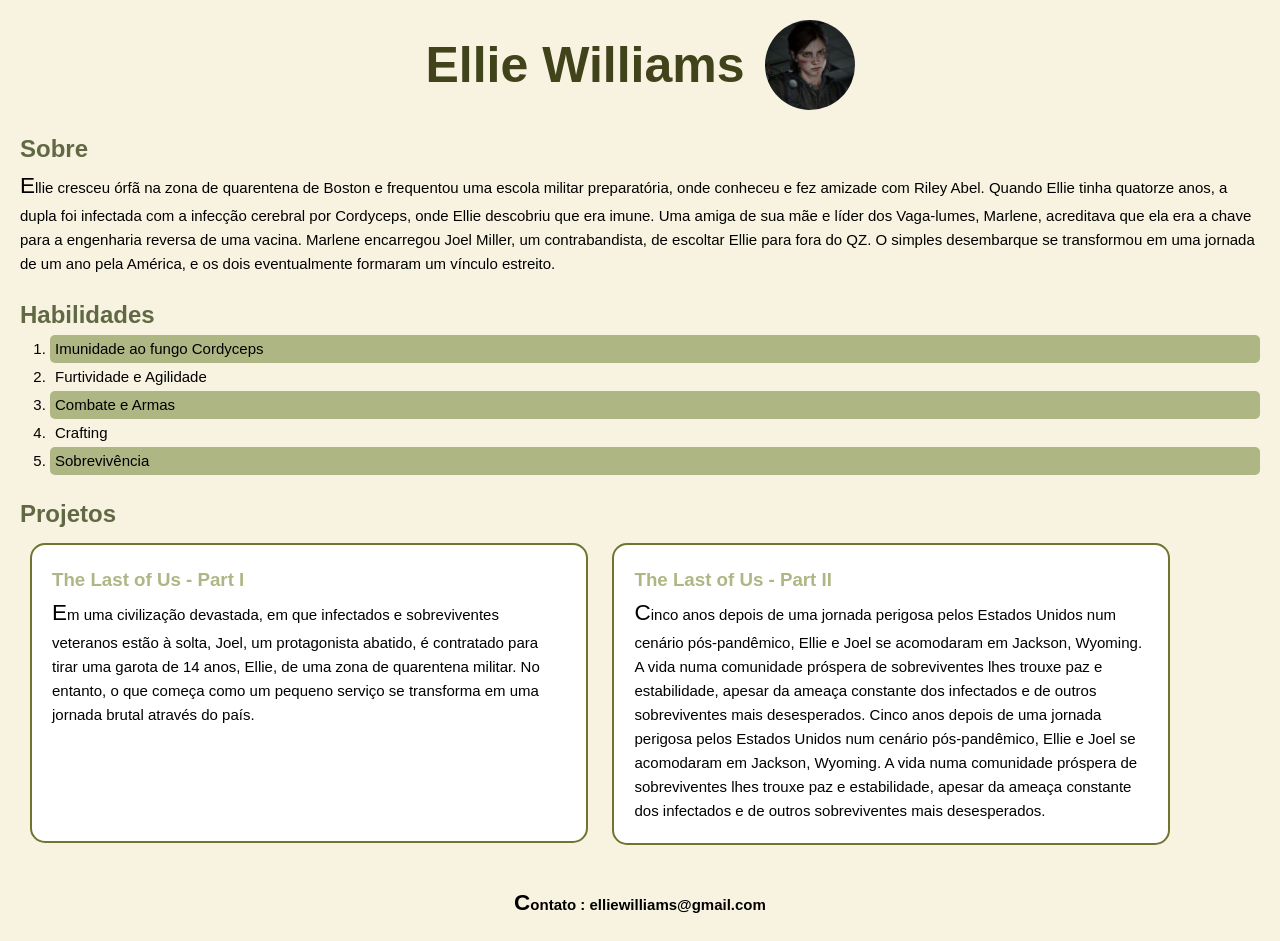
<file: index.html>
<!DOCTYPE html>
<html lang="pt-br">
<head>
    <meta charset="UTF-8">
    <meta name="viewport" content="width=device-width, initial-scale=1.0">
    <link rel="shortcut icon" href="download.avif" type="image/x-icon">
    <title>Perfil Ellie Williams</title>
    <link rel="stylesheet" href="estilo.css">
</head>

<body>
    <header>
        <div class="cabecalho">
        <h1>Ellie Williams</h1>
        <img src="download.avif" alt="Imagem Ellie Williams" class="foto-perfil">
        </div>
    </header>

    <main>
        <section>
            <h2>Sobre </h2>
            <p>Ellie cresceu órfã na zona de quarentena de Boston e frequentou uma escola militar preparatória, onde conheceu e fez amizade com Riley Abel. Quando Ellie tinha quatorze anos, a dupla foi infectada com a infecção cerebral por Cordyceps, onde Ellie descobriu que era imune. Uma amiga de sua mãe e líder dos Vaga-lumes, Marlene, acreditava que ela era a chave para a engenharia reversa de uma vacina. Marlene encarregou Joel Miller, um contrabandista, de escoltar Ellie para fora do QZ. O simples desembarque se transformou em uma jornada de um ano pela América, e os dois eventualmente formaram um vínculo estreito.</p>
        </section>

        <section> 
            <h2>Habilidades</h2>
            <ol>
                <li>Imunidade ao fungo Cordyceps</li>
                <li>Furtividade e Agilidade</li>
                <li>Combate e Armas</li>
                <li>Crafting</li>
                <li>Sobrevivência</li>
            </ol>
        </section>

        <section>
            <h2>Projetos</h2>
            <div class="projeto">
                <h3>The Last of Us - Part I</h3>
                <p>Em uma civilização devastada, em que infectados e sobreviventes veteranos estão à solta, Joel, um protagonista abatido, é contratado para tirar uma garota de 14 anos, Ellie, de uma zona de quarentena militar. No entanto, o que começa como um pequeno serviço se transforma em uma jornada brutal através do país.</p>
            </div>
            <div class="projeto">
                <h3>The Last of Us - Part II</h3>
                <p>Cinco anos depois de uma jornada perigosa pelos Estados Unidos num cenário pós-pandêmico, Ellie e Joel se acomodaram em Jackson, Wyoming. A vida numa comunidade próspera de sobreviventes lhes trouxe paz e estabilidade, apesar da ameaça constante dos infectados e de outros sobreviventes mais desesperados. Cinco anos depois de uma jornada perigosa pelos Estados Unidos num cenário pós-pandêmico, Ellie e Joel se acomodaram em Jackson, Wyoming. A vida numa comunidade próspera de sobreviventes lhes trouxe paz e estabilidade, apesar da ameaça constante dos infectados e de outros sobreviventes mais desesperados.</p>
            </div>
        </section>
    </main>

    <footer>
        <p>Contato : elliewilliams@gmail.com</p>
    </footer>
    
</body>
</html>
</file>
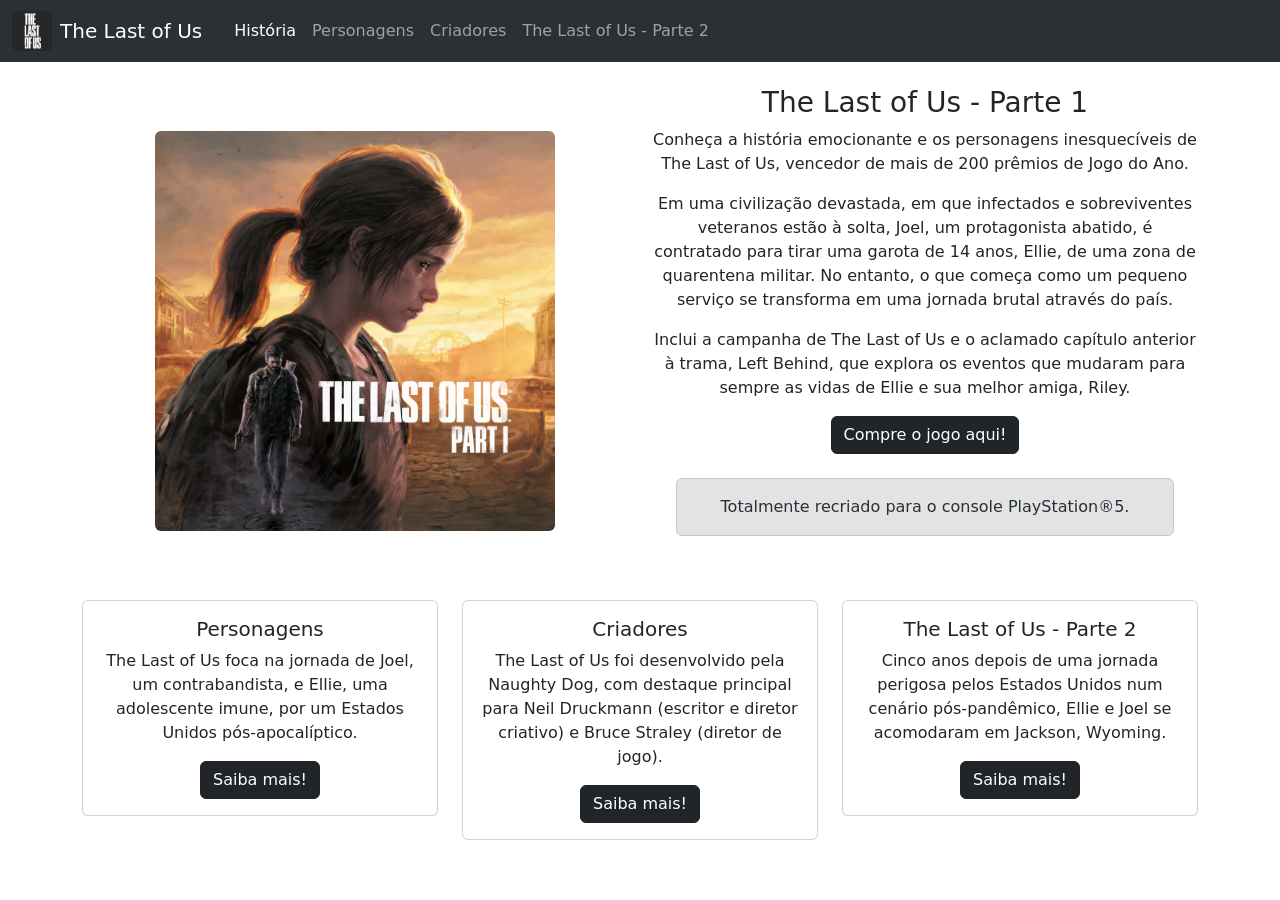
<file: bootstrap/index.html>
<!DOCTYPE html>
<html lang="pt-br">
<head>
    <meta charset="UTF-8">
    <meta name="viewport" content="width=device-width, initial-scale=1.0">
    <title>Atividade Bootstrap</title>
    <link href="https://cdn.jsdelivr.net/npm/bootstrap@5.3.0/dist/css/bootstrap.min.css" rel="stylesheet">
</head>
<body>
    <nav class="navbar navbar-expand-lg bg-body-tertiary" data-bs-theme="dark">
    <div class="container-fluid">
        <img src="img/white-the-last-of-us-gameplay-logo-sign-117161660647fpaedavbk.webp" alt="Logo" width="40" height="40" class="rounded mx-auto d-block">
        <div class="mx-auto p-2">
            <a class="navbar-brand " href="#">The Last of Us</a>
        </div>
        <button class="navbar-toggler" type="button" data-bs-toggle="collapse" data-bs-target="#navbarNav" aria-controls="navbarNav" aria-expanded="false" aria-label="Toggle navigation">
        <span class="navbar-toggler-icon"></span>
        </button>
        <div class="collapse navbar-collapse" id="navbarNav">
        <ul class="navbar-nav">
            <li class="nav-item">
            <a class="nav-link active" aria-current="page" href="#">História</a>
            </li>
            <li class="nav-item">
            <a class="nav-link" href="#">Personagens</a>
            </li>
            <li class="nav-item">
            <a class="nav-link" href="#">Criadores</a>
            </li>
            <li class="nav-item">
            <a class="nav-link" href="#">The Last of Us - Parte 2</a>
            </li>
        </ul>
        </div>
    </div>
    </nav>
    </div>
    </nav>

    <div class="my-auto p-4">
        <div class="container text-center">
            <div class="row align-items-center">
                <div class="col">
                    <img src="img/eEczyEMDd2BLa3dtkGJVE9Id.webp" alt="Imagem The Last of Us" width="400" height="400" class="rounded mx-auto d-block"> 
                </div>
                <div class="col">
                    <h3>The Last of Us - Parte 1</h2>
                    <p>Conheça a história emocionante e os personagens inesquecíveis de The Last of Us, vencedor de mais de 200 prêmios de Jogo do Ano.</p>
                    <p>Em uma civilização devastada, em que infectados e sobreviventes veteranos estão à solta, Joel, um protagonista abatido, é contratado para tirar uma garota de 14 anos, Ellie, de uma zona de quarentena militar. No entanto, o que começa como um pequeno serviço se transforma em uma jornada brutal através do país.</p>
                    <p>Inclui a campanha de The Last of Us e o aclamado capítulo anterior à trama, Left Behind, que explora os eventos que mudaram para sempre as vidas de Ellie e sua melhor amiga, Riley.</p>
                    <button type="button" class="btn btn-dark">Compre o jogo aqui!</button>
                    <div class="text-center">
                        <div class="mt-auto p-4">
                            <div class="alert alert-secondary" role="alert">
                                Totalmente recriado para o console PlayStation®5.
                            </div>
                        </div>
                    </div>
                </div>
            </div>
        </div>
    </div>

    <div class="container text-center">
        <div class="row" >
            <div class="col">
                <div class="card" >
                    <div class="card-body">
                        <h5 class="card-title">Personagens</h5>
                        <p class="card-text">The Last of Us foca na jornada de Joel, um contrabandista, e Ellie, uma adolescente imune, por um Estados Unidos pós-apocalíptico.</p>
                        <button type="button" class="btn btn-dark">Saiba mais!</button>
                    </div>
                </div>
            </div>
            <div class="col">
                <div class="card">
                    <div class="card-body">
                        <h5 class="card-title">Criadores</h5>
                        <p class="card-text">The Last of Us foi desenvolvido pela Naughty Dog, com destaque principal para Neil Druckmann (escritor e diretor criativo) e Bruce Straley (diretor de jogo).</p>
                        <button type="button" class="btn btn-dark">Saiba mais!</button>
                    </div>
                </div>
            </div>

            <div class="col">
                <div class="card">
                    <div class="card-body">
                        <h5 class="card-title">The Last of Us - Parte 2</h5>
                        <p class="card-text">Cinco anos depois de uma jornada perigosa pelos Estados Unidos num cenário pós-pandêmico, Ellie e Joel se acomodaram em Jackson, Wyoming.</p>
                        <button type="button" class="btn btn-dark">Saiba mais!</button>
                    </div>

                </div>
            </div>
        </div>
    </div>
</body>
</html>
</file>
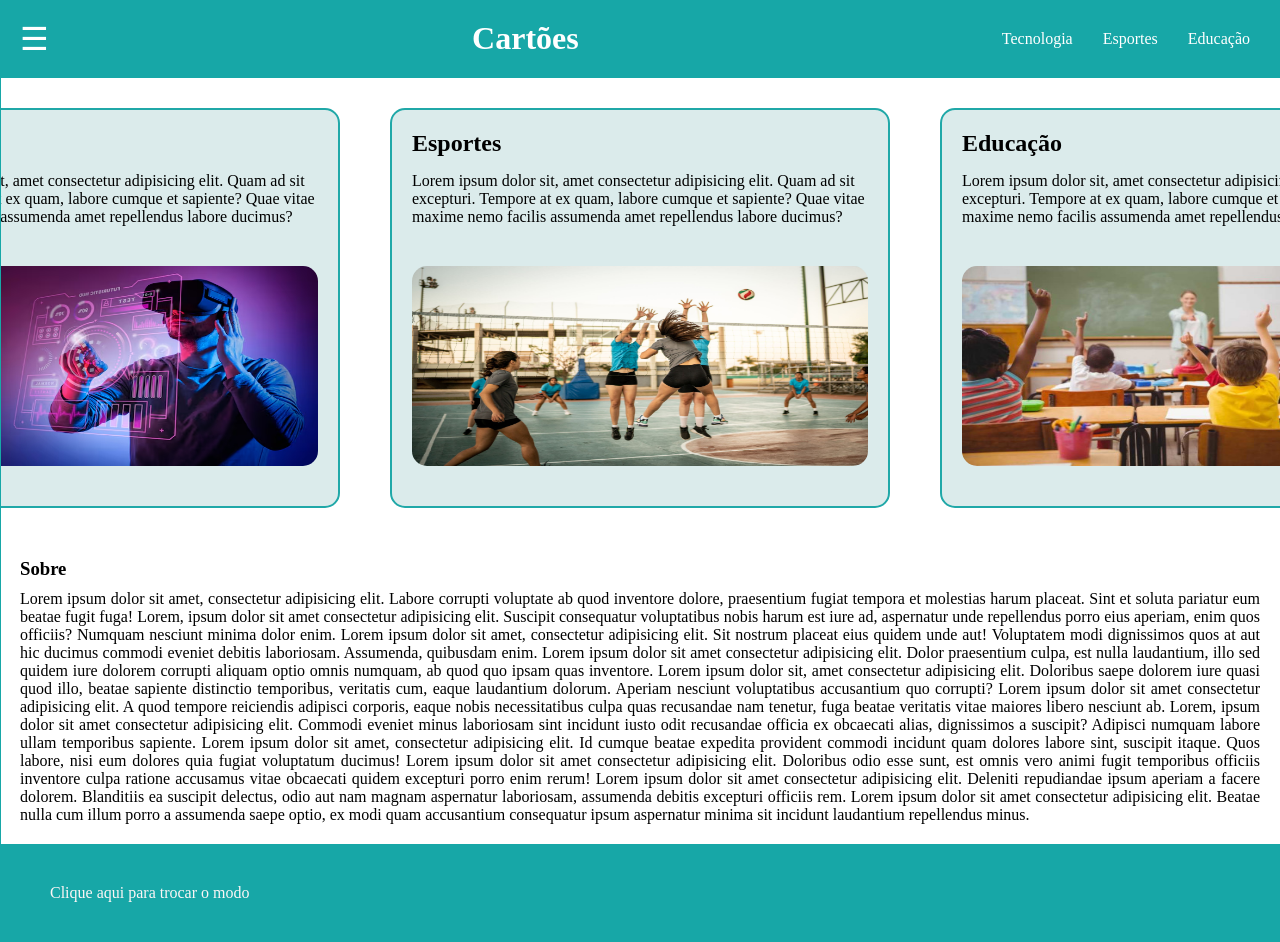
<file: FlexBox/index.html>
<!DOCTYPE html>
<html lang="pt-br">
<head>
    <meta charset="UTF-8">
    <meta name="viewport" content="width=device-width, initial-scale=1.0">
    <title>FlexBox</title>
    <link rel="stylesheet" href="css/style.css">
</head>

<body>
    <input type="checkbox" id="menu-barra" hidden>
    <input type="checkbox" id="tema" hidden>

    <header>
        <label for="menu-barra" id="barra">☰</label>
        <h1>Cartões</h1>
        <nav class="opcoes">
            <p>Tecnologia</p>
            <p>Esportes</p>
            <p>Educação</p>
        </nav>
    </header>

    <nav class="opcoes-lateral">
        <p>Tecnologia</p>
        <p>Esportes</p>
        <p>Educação</p>
    </nav>

    <main>
        <section class="boxes">
            <section class="box">
                <h2>Tecnologia</h2>
                <p>Lorem ipsum dolor sit, amet consectetur adipisicing elit. Quam ad sit excepturi. Tempore at ex quam, labore cumque et sapiente? Quae vitae maxime nemo facilis assumenda amet repellendus labore ducimus?</p>
                <img src="img/img-tecnologia.avif" alt="Imagem Tecnologia" class="img-box">
            </section>
            <section class="box">
                <h2>Esportes</h2>
                <p>Lorem ipsum dolor sit, amet consectetur adipisicing elit. Quam ad sit excepturi. Tempore at ex quam, labore cumque et sapiente? Quae vitae maxime nemo facilis assumenda amet repellendus labore ducimus?</p>
                <img src="img/img-esporte.jpeg" alt="Imagem Esporte" class="img-box">
            </section>
            <section class="box">
                <h2>Educação</h2>
                <p>Lorem ipsum dolor sit, amet consectetur adipisicing elit. Quam ad sit excepturi. Tempore at ex quam, labore cumque et sapiente? Quae vitae maxime nemo facilis assumenda amet repellendus labore ducimus?</p>
                <img src="img/img-educacao.jpg" alt="Imagem Educação" class="img-box">
            </section>
        </section>
        <div class="texto">
            <h3>Sobre</h3>
            <p>Lorem ipsum dolor sit amet, consectetur adipisicing elit. Labore corrupti voluptate ab quod inventore dolore, praesentium fugiat tempora et molestias harum placeat. Sint et soluta pariatur eum beatae fugit fuga! Lorem, ipsum dolor sit amet consectetur adipisicing elit. Suscipit consequatur voluptatibus nobis harum est iure ad, aspernatur unde repellendus porro eius aperiam, enim quos officiis? Numquam nesciunt minima dolor enim. Lorem ipsum dolor sit amet, consectetur adipisicing elit. Sit nostrum placeat eius quidem unde aut! Voluptatem modi dignissimos quos at aut hic ducimus commodi eveniet debitis laboriosam. Assumenda, quibusdam enim. Lorem ipsum dolor sit amet consectetur adipisicing elit. Dolor praesentium culpa, est nulla laudantium, illo sed quidem iure dolorem corrupti aliquam optio omnis numquam, ab quod quo ipsam quas inventore. Lorem ipsum dolor sit, amet consectetur adipisicing elit. Doloribus saepe dolorem iure quasi quod illo, beatae sapiente distinctio temporibus, veritatis cum, eaque laudantium dolorum. Aperiam nesciunt voluptatibus accusantium quo corrupti? Lorem ipsum dolor sit amet consectetur adipisicing elit. A quod tempore reiciendis adipisci corporis, eaque nobis necessitatibus culpa quas recusandae nam tenetur, fuga beatae veritatis vitae maiores libero nesciunt ab. Lorem, ipsum dolor sit amet consectetur adipisicing elit. Commodi eveniet minus laboriosam sint incidunt iusto odit recusandae officia ex obcaecati alias, dignissimos a suscipit? Adipisci numquam labore ullam temporibus sapiente. Lorem ipsum dolor sit amet, consectetur adipisicing elit. Id cumque beatae expedita provident commodi incidunt quam dolores labore sint, suscipit itaque. Quos labore, nisi eum dolores quia fugiat voluptatum ducimus! Lorem ipsum dolor sit amet consectetur adipisicing elit. Doloribus odio esse sunt, est omnis vero animi fugit temporibus officiis inventore culpa ratione accusamus vitae obcaecati quidem excepturi porro enim rerum! Lorem ipsum dolor sit amet consectetur adipisicing elit. Deleniti repudiandae ipsum aperiam a facere dolorem. Blanditiis ea suscipit delectus, odio aut nam magnam aspernatur laboriosam, assumenda debitis excepturi officiis rem. Lorem ipsum dolor sit amet consectetur adipisicing elit. Beatae nulla cum illum porro a assumenda saepe optio, ex modi quam accusantium consequatur ipsum aspernatur minima sit incidunt laudantium repellendus minus.</p>
        </div>
    </main>

    <footer class="footer">
        <label for="tema" id="botao-tema">Clique aqui para trocar o modo</label>
    </footer>
</body>
</html>
</file>
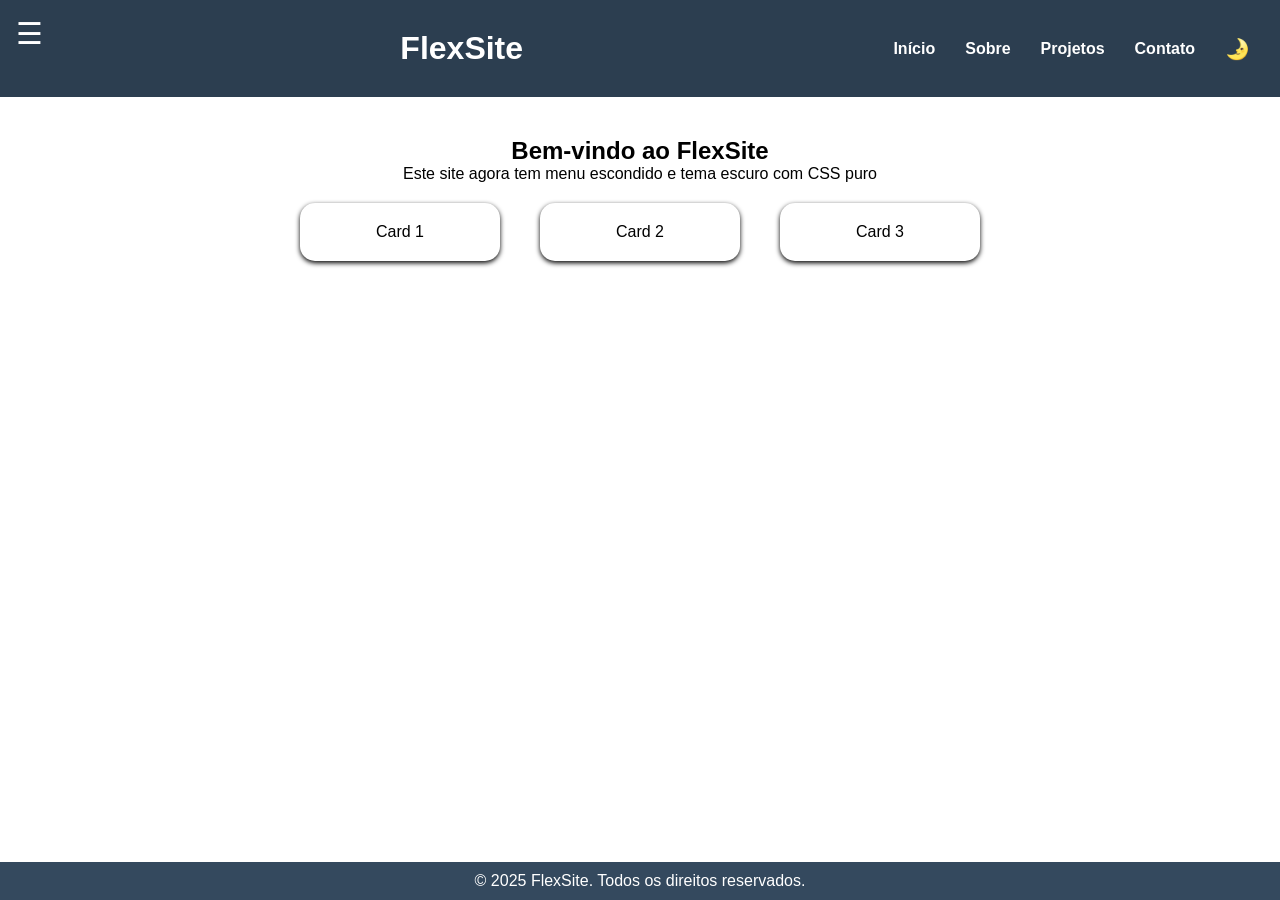
<file: FlexSite/html/index.html>
<!DOCTYPE html>
<html lang="pt-br">
<head>
    <meta charset="UTF-8">
    <meta name="viewport" content="width=device-width, initial-scale=1.0">
    <title>FlexSite</title>
    <link rel="stylesheet" href="../css/style.css">
</head>

<body>
    <input type="checkbox" id="menu-barra" hidden>
    <input type="checkbox" id="tema" hidden>

    <header class="menu">
    <label for="menu-barra" class="barra">☰</label>
    <h1>FlexSite</h1>
    <nav class="opcoes-topo">
        <a href="#">Início</a>
        <a href="#">Sobre</a>
        <a href="#">Projetos</a>
        <a href="#">Contato</a>
        <label for="tema" class="botao-tema">🌛</label>
    </nav>
    </header>

    <nav class="opcoes-lateral">
        <a href="#">Início</a>
        <a href="#">Sobre</a>
        <a href="#">Projetos</a>
        <a href="#">Contato</a>
    </nav>

    <main class="main">

        <section class="corpo">
            <h2>Bem-vindo ao FlexSite</h2>
            <p>Este site agora tem menu escondido e tema escuro com CSS puro</p>
        </section>
        <section class="cards">
            <div class="card">Card 1</div>
            <div class="card">Card 2</div>
            <div class="card">Card 3</div>
        </section>
    </main>
    <footer class="footer">
        <p>© 2025 FlexSite. Todos os direitos reservados.</p>
    </footer>
</body>
</html>
</file>
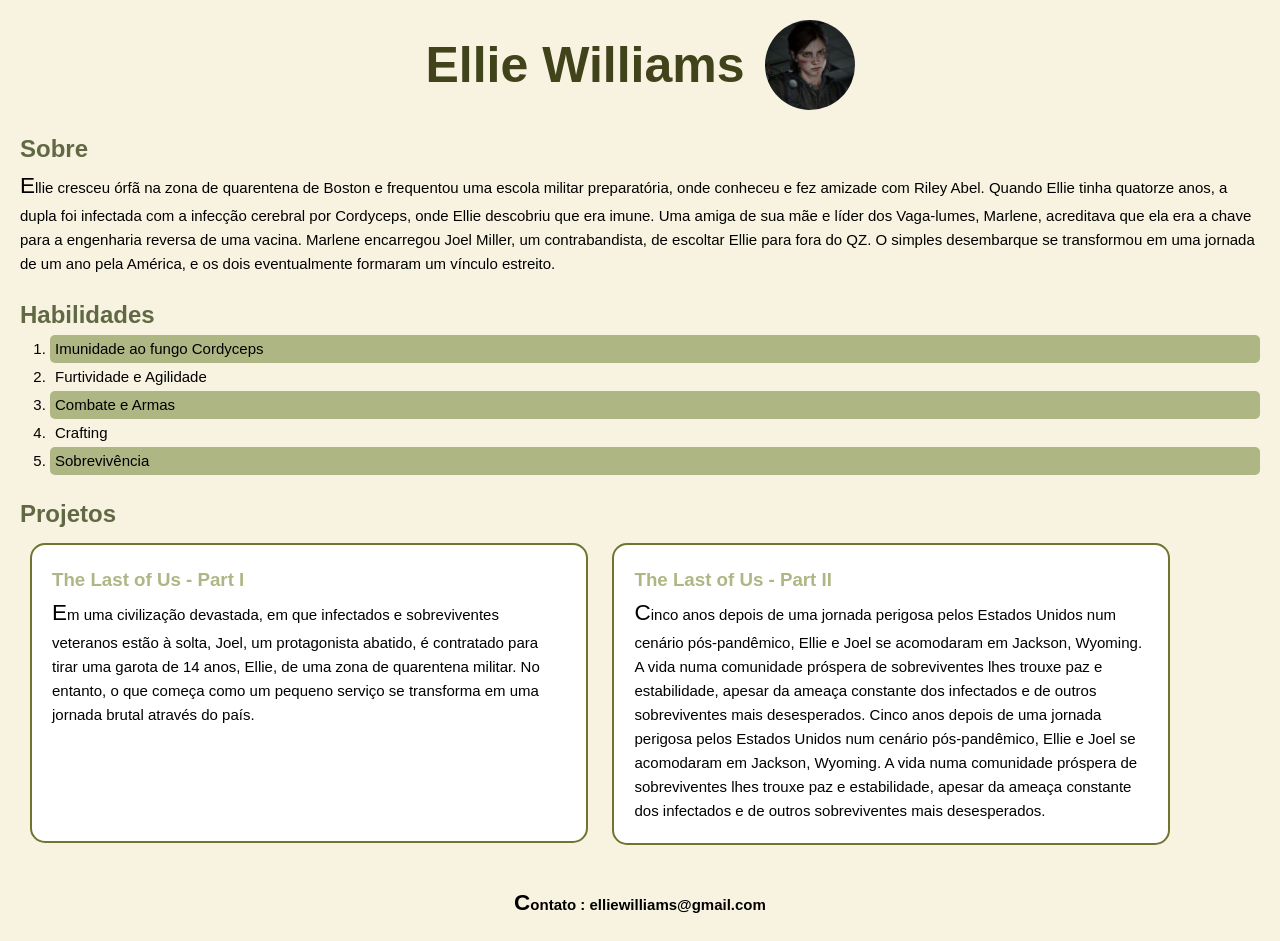
<file: Perfil Ellie Williams/Atividades-Web1-main/perfil.html>
<!DOCTYPE html>
<html lang="pt-br">
<head>
    <meta charset="UTF-8">
    <meta name="viewport" content="width=device-width, initial-scale=1.0">
    <link rel="shortcut icon" href="download.avif" type="image/x-icon">
    <title>Perfil Ellie Williams</title>
    <link rel="stylesheet" href="estilo.css">
</head>

<body>
    <header>
        <div class="cabecalho">
        <h1>Ellie Williams</h1>
        <img src="download.avif" alt="Imagem Ellie Williams" class="foto-perfil">
        </div>
    </header>

    <main>
        <section>
            <h2>Sobre </h2>
            <p>Ellie cresceu órfã na zona de quarentena de Boston e frequentou uma escola militar preparatória, onde conheceu e fez amizade com Riley Abel. Quando Ellie tinha quatorze anos, a dupla foi infectada com a infecção cerebral por Cordyceps, onde Ellie descobriu que era imune. Uma amiga de sua mãe e líder dos Vaga-lumes, Marlene, acreditava que ela era a chave para a engenharia reversa de uma vacina. Marlene encarregou Joel Miller, um contrabandista, de escoltar Ellie para fora do QZ. O simples desembarque se transformou em uma jornada de um ano pela América, e os dois eventualmente formaram um vínculo estreito.</p>
        </section>

        <section> 
            <h2>Habilidades</h2>
            <ol>
                <li>Imunidade ao fungo Cordyceps</li>
                <li>Furtividade e Agilidade</li>
                <li>Combate e Armas</li>
                <li>Crafting</li>
                <li>Sobrevivência</li>
            </ol>
        </section>

        <section>
            <h2>Projetos</h2>
            <div class="projeto">
                <h3>The Last of Us - Part I</h3>
                <p>Em uma civilização devastada, em que infectados e sobreviventes veteranos estão à solta, Joel, um protagonista abatido, é contratado para tirar uma garota de 14 anos, Ellie, de uma zona de quarentena militar. No entanto, o que começa como um pequeno serviço se transforma em uma jornada brutal através do país.</p>
            </div>
            <div class="projeto">
                <h3>The Last of Us - Part II</h3>
                <p>Cinco anos depois de uma jornada perigosa pelos Estados Unidos num cenário pós-pandêmico, Ellie e Joel se acomodaram em Jackson, Wyoming. A vida numa comunidade próspera de sobreviventes lhes trouxe paz e estabilidade, apesar da ameaça constante dos infectados e de outros sobreviventes mais desesperados. Cinco anos depois de uma jornada perigosa pelos Estados Unidos num cenário pós-pandêmico, Ellie e Joel se acomodaram em Jackson, Wyoming. A vida numa comunidade próspera de sobreviventes lhes trouxe paz e estabilidade, apesar da ameaça constante dos infectados e de outros sobreviventes mais desesperados.</p>
            </div>
        </section>
    </main>

    <footer>
        <p>Contato : elliewilliams@gmail.com</p>
    </footer>
    
</body>
</html>
</file>
<file: estilo.css>
* {
    margin: 0;
    padding: 0;
    box-sizing: border-box;
}

body {
    font-family: Arial, sans-serif;
    background-color: #F8F3E1;
    line-height: 1.6;
    padding: 20px;

}

.cabecalho {
    font-size: 25px;
    color: #41431B;
    display: flex;
    align-items: center;
    justify-content: center;
    gap: 20px;
}

.foto-perfil {
    width: 90px;
    height: 90px;
    border-radius: 50px;
    object-fit: cover;
}


h2 {
    color: #616844;
    padding-top: 20px;
}

h3 {
    color: #AEB784;
}

p { 
    font-size: 15px; 
} 

li:nth-child(odd) { 
    background-color: #AEB784; 
} 

ol {
    font-size: 15px;
    padding-left: 30px;
}

li {
    padding-bottom: 2px;
    padding-top: 2px;
    padding-left: 5px;
    border-radius: 5px;
}

p::first-letter {
    font-size: 150%;
}

.projeto {
    display: inline-block;
    width: 45%;
    vertical-align: top;
    margin: 10px;
    padding: 20px;
    border: 2px solid #6f742f;
    background-color: rgb(255, 255, 255);
    border-radius: 15px;
    min-height: 300px;
}

.projeto:hover {
    background-color: #f8fde1;
    cursor: pointer;
}

footer{
    margin-top: 30px;
    text-align: center;
    font-weight: bold;
}
</file>
<file: FlexBox/css/style.css>
* {
    margin: 0;
    padding: 0;
    box-sizing: border-box;
}

#tema:checked ~ main {
    background-color: rgb(38, 85, 85);
}

header {
    display: flex;
    justify-content: space-between;
    background-color: rgb(23, 167, 167);
    color: white;
    padding: 20px;
}

body {
    display: flex;
    flex-direction: column;
    min-height: 100vh;
}

main {
    flex: 1;
    display: flex;
    flex-direction: column;
    align-items: center;
}

.texto {
    width: 100%;
    max-width: 1600px;
    padding: 20px;
    text-align: justify;
}

.texto p {
    padding-top: 10px;
}
.opcoes {
    display: flex;
    justify-content: flex-end;
    gap: 30px;
    align-items: center;
    padding-right: 10px;
}

.opcoes p {
    cursor: pointer;
}

.opcoes p:hover {
    text-decoration: underline;
}

.opcoes-lateral {
    position: fixed;
    display: flex;
    flex-direction: column;
    left: -250px;
    padding-top: 100px ;
    padding-left: 80px;
    padding-right: 100px;
    padding-bottom: 100vh;
    background-color: rgb(23, 167, 167) ;
    transition: 0.3s;
    color: white;
    gap: 30px;
}

.opcoes-lateral p {
    cursor: pointer;
}

.opcoes-lateral p:hover {
    text-decoration: underline;
}

#menu-barra:checked ~ .opcoes-lateral {
    left: 0;         
}

.boxes {
    display: flex;
    gap: 50px;
    padding: 30px;
    justify-content: center;
}

.box {
    display: flex;
    flex-direction: column;
    width: 500px;
    height: 400px;
    background-color: rgb(219, 235, 235);
    border-radius: 15px;
    border: 2px solid rgb(32, 168, 168);
    padding: 20px;
}

.box p {
    padding-top: 15px;
    padding-bottom: 40px;
}

.box:hover{
    background-color: rgb(176, 221, 221);
    cursor: pointer;
}

.img-box {
    width: 100%;
    height: 200px;
    border-radius: 15px;
}

.footer {
    display: flex;
    background-color: rgb(23, 167, 167);
    padding: 40px;
    color: rgb(252, 246, 246) ;
}

#botao-tema {
    cursor: pointer;
    padding-left: 10px;
    transition: 0.3s;
}

#botao-tema:hover {
    text-decoration: underline;
}

#barra {
    cursor: pointer;
    font-size: 2em;
    z-index: 1;
}
</file>
<file: FlexSite/css/style.css>
:root {
    --cor-primaria: #2c3e50; 
    --cor-secundaria: #34495e;
    --cor-fundo: white;
    --cor-card: white;
    --cor-texto: black;
    --fonte-padrao: 'Arial', sans-serif; 
    --transicao: 0.3s ease; 
}

* {
    margin: 0;
    padding: 0;
    box-sizing: border-box;
}

#tema:checked ~ .main {
    background-color: #1a1a1a;
    color: white;
}

#tema:checked ~.main .card {
    background-color: #333;
    color: white;
    border: 1px solid #444;
}

.botao-tema {
    cursor: pointer; 
    font-size: 20px;
    transition: var(--transicao);
}

.botao-tema:hover {
    transform: scale(1.5);
}

body {
    font-family: var(--fonte-padrao);
    background-color: var(--cor-fundo);
    display: flex;
    flex-direction: column;
    min-height: 100vh;
}

.barra{
    font-size: 2rem;
    cursor: pointer;
    position: fixed;
    top: 1rem;
    left: 1rem;
    z-index: 2;
}

.menu{
    background-color: var(--cor-primaria);
    color: white;
    padding: 30px;
    display: flex;
    justify-content: space-between;
    align-items: center;
}

.menu h1 {
    flex: 1;
    text-align: center;
}

.opcoes-topo {
    display: flex;
    gap: 30px;
    align-items: center;
}

.opcoes-topo a {
    color: white;
    text-decoration: none;
    font-weight: bold;
}

.opcoes-topo a:hover {
    text-decoration: underline;
}

.opcoes-lateral{
    position: fixed;
    top: 0;
    left: -250px;
    width: 200px;
    height: 500px;
    background-color: var(--cor-secundaria);
    display: flex;
    flex-direction: column;
    padding: 80px 20px 20px;
    gap: 20px;
    transition: left var(--transicao);
    z-index: 1;
    align-items: center;
}

#menu-barra:checked ~ .opcoes-lateral {
    left: 0;;
}

.opcoes-lateral a {
    color: white;
    text-decoration: none;
    font-weight: bold;
}

.opcoes-lateral a:hover {
    text-decoration: underline;
}

.barra {
    font-size: 30px;
    cursor: pointer;
    color: white;
}


.main {
    flex: 1; 
    display: flex; 
    flex-direction: column; 
    gap: 20px; 
    padding: 40px 20px;
}

.corpo {
    text-align: center;
}

.cards {
    display: flex;
    gap: 40px;
    justify-content: center;
}

.card {
    background-color: white;
    border-radius: 15px;
    padding: 20px;
    width: 200px;
    text-align: center;
    box-shadow: 0 2px 5px #000000;
}

.footer {
    background-color: #34495e;
    color: white;
    text-align: center;
    padding: 10px;
}
</file>
<file: Perfil Ellie Williams/Atividades-Web1-main/estilo.css>
* {
    margin: 0;
    padding: 0;
    box-sizing: border-box;
}

body {
    font-family: Arial, sans-serif;
    background-color: #F8F3E1;
    line-height: 1.6;
    padding: 20px;

}

.cabecalho {
    font-size: 25px;
    color: #41431B;
    display: flex;
    align-items: center;
    justify-content: center;
    gap: 20px;
}

.foto-perfil {
    width: 90px;
    height: 90px;
    border-radius: 50px;
    object-fit: cover;
}


h2 {
    color: #616844;
    padding-top: 20px;
}

h3 {
    color: #AEB784;
}

p { 
    font-size: 15px; 
} 

li:nth-child(odd) { 
    background-color: #AEB784; 
} 

ol {
    font-size: 15px;
    padding-left: 30px;
}

li {
    padding-bottom: 2px;
    padding-top: 2px;
    padding-left: 5px;
    border-radius: 5px;
}

p::first-letter {
    font-size: 150%;
}

.projeto {
    display: inline-block;
    width: 45%;
    vertical-align: top;
    margin: 10px;
    padding: 20px;
    border: 2px solid #6f742f;
    background-color: rgb(255, 255, 255);
    border-radius: 15px;
    min-height: 300px;
}

.projeto:hover {
    background-color: #f8fde1;
    cursor: pointer;
}

footer{
    margin-top: 30px;
    text-align: center;
    font-weight: bold;
}
</file>
